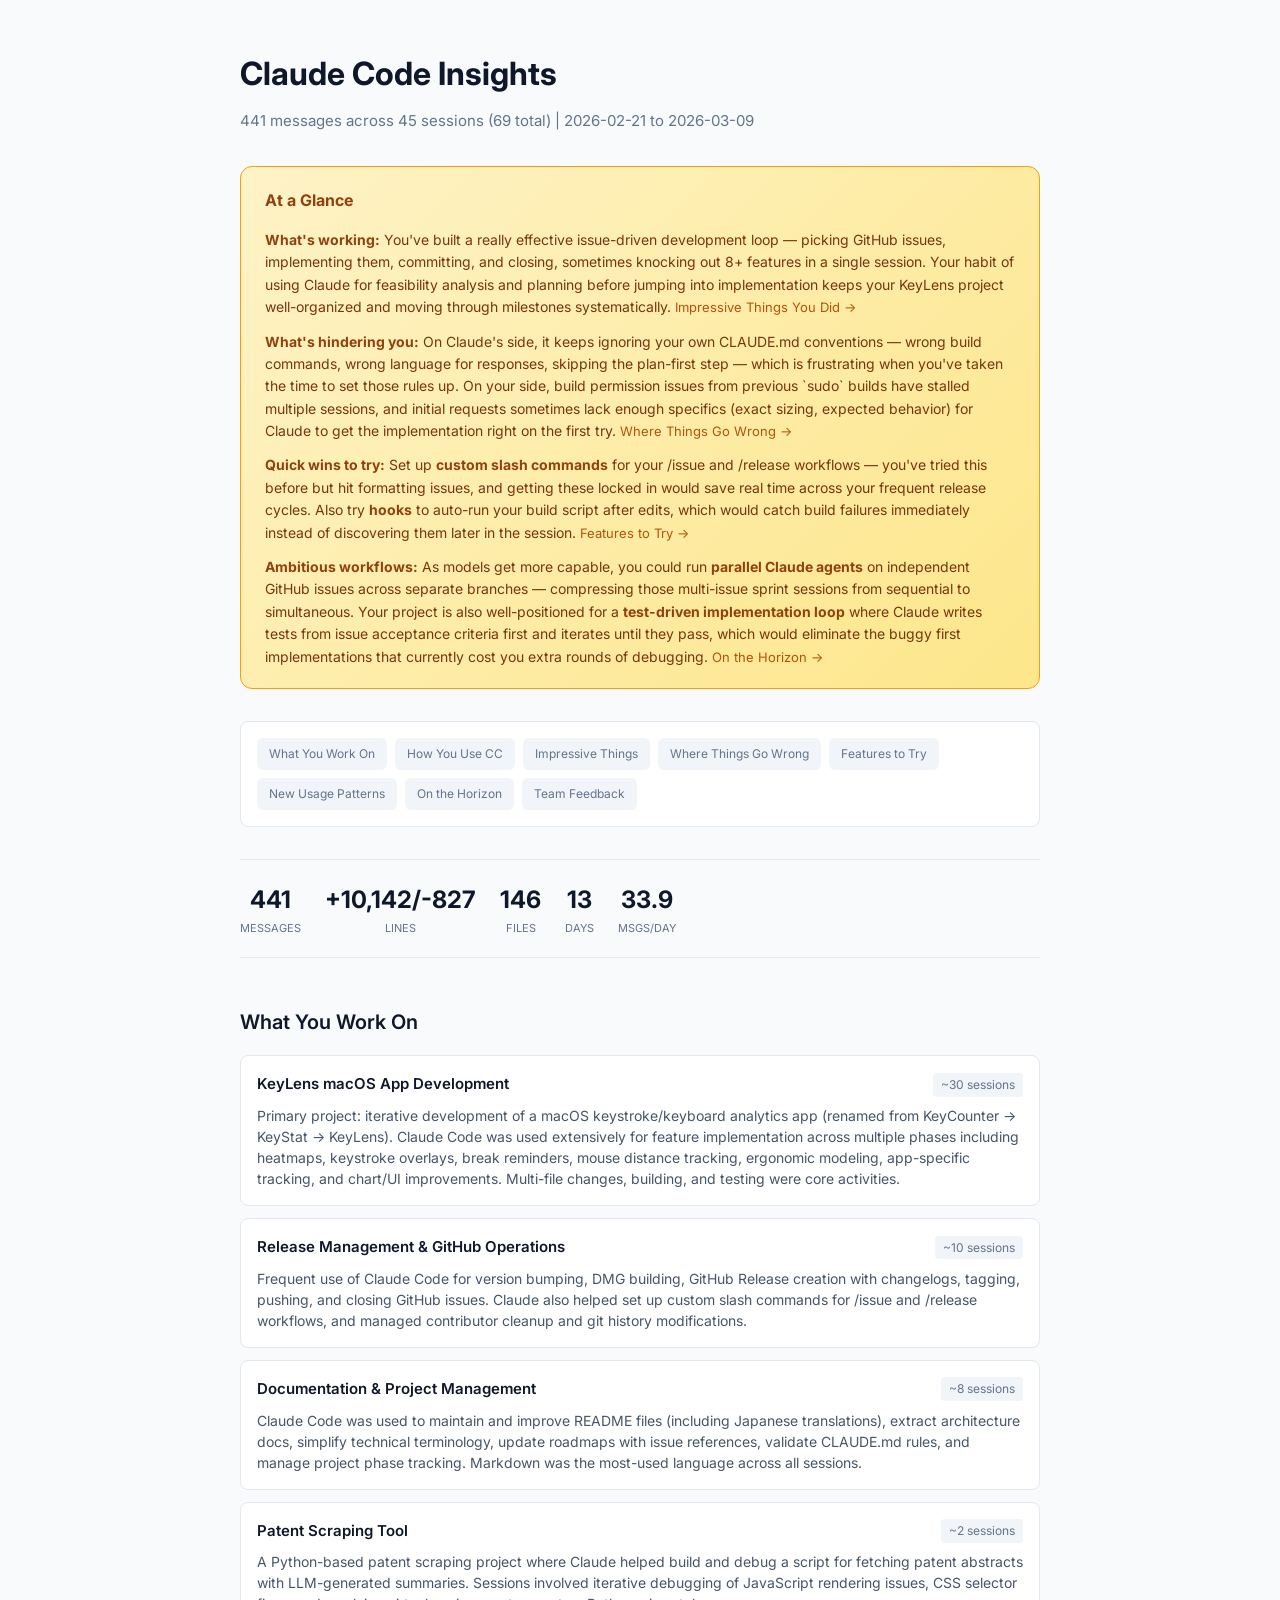
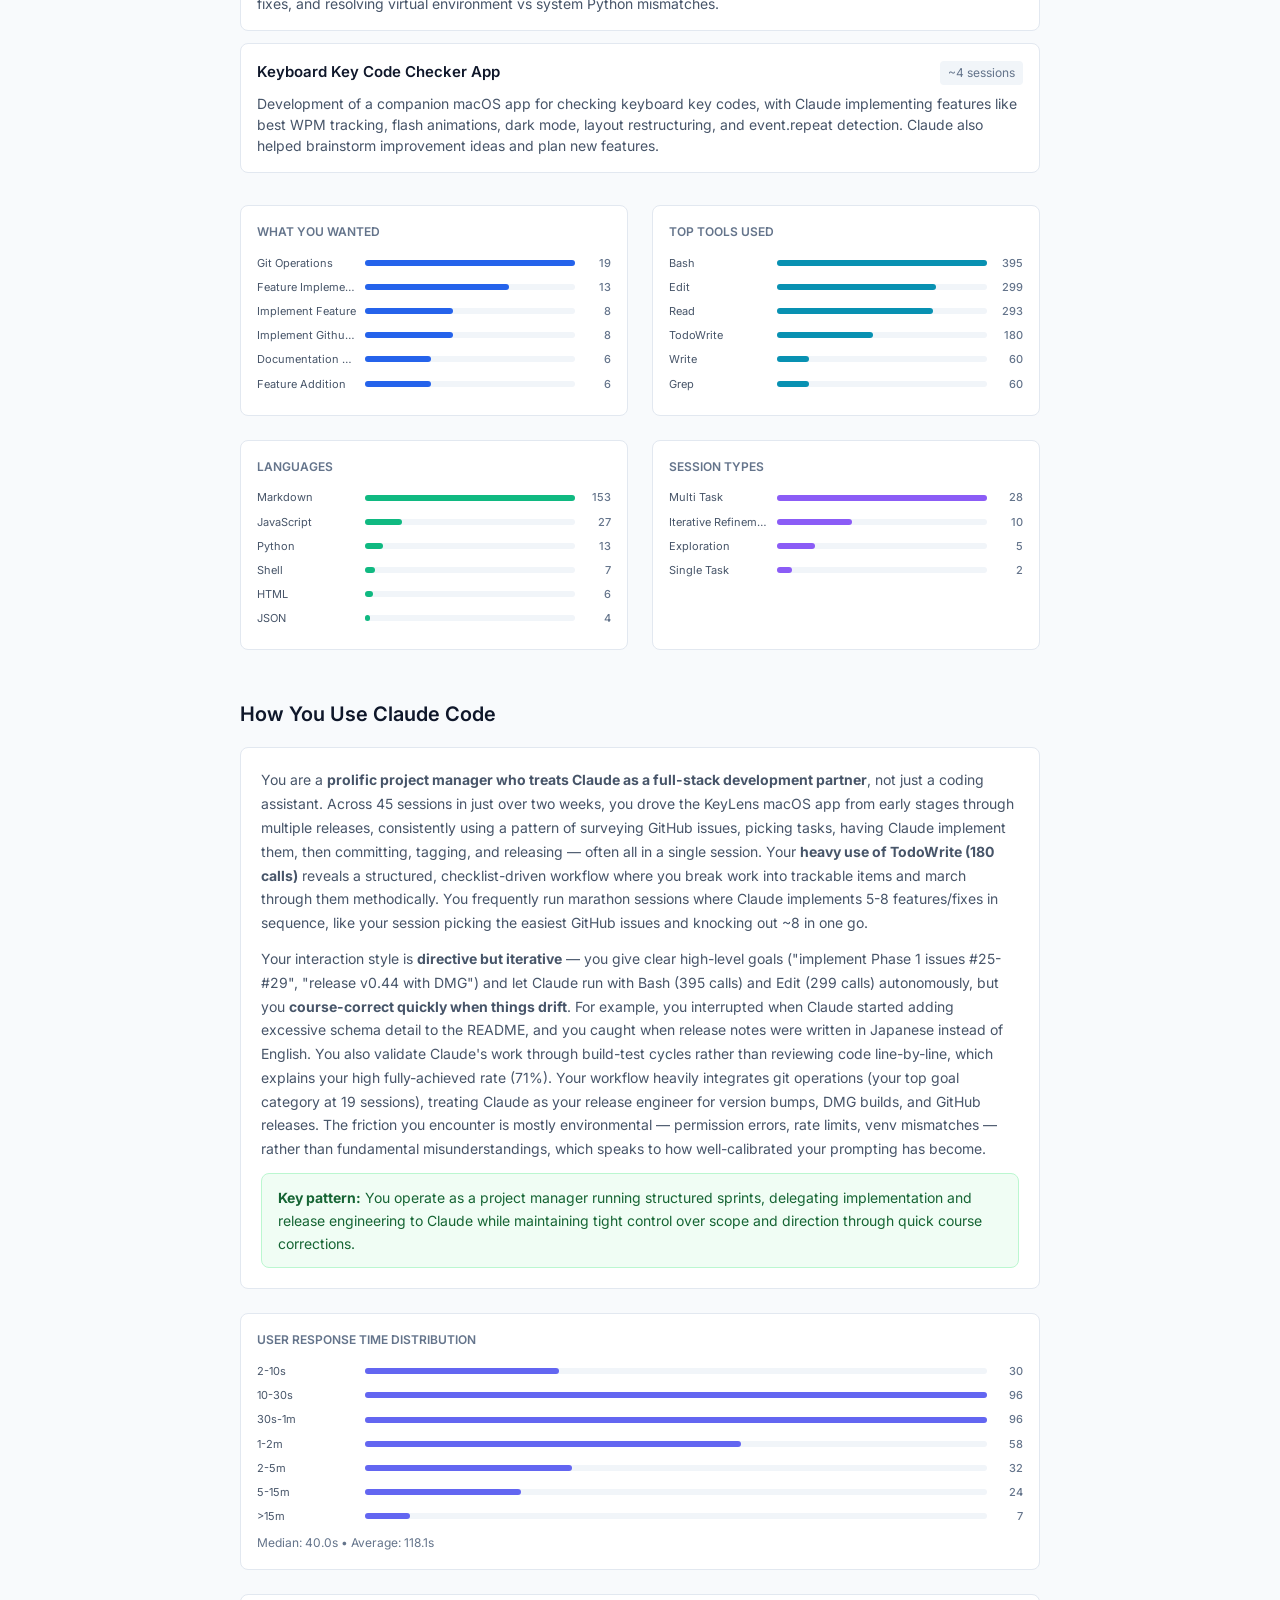
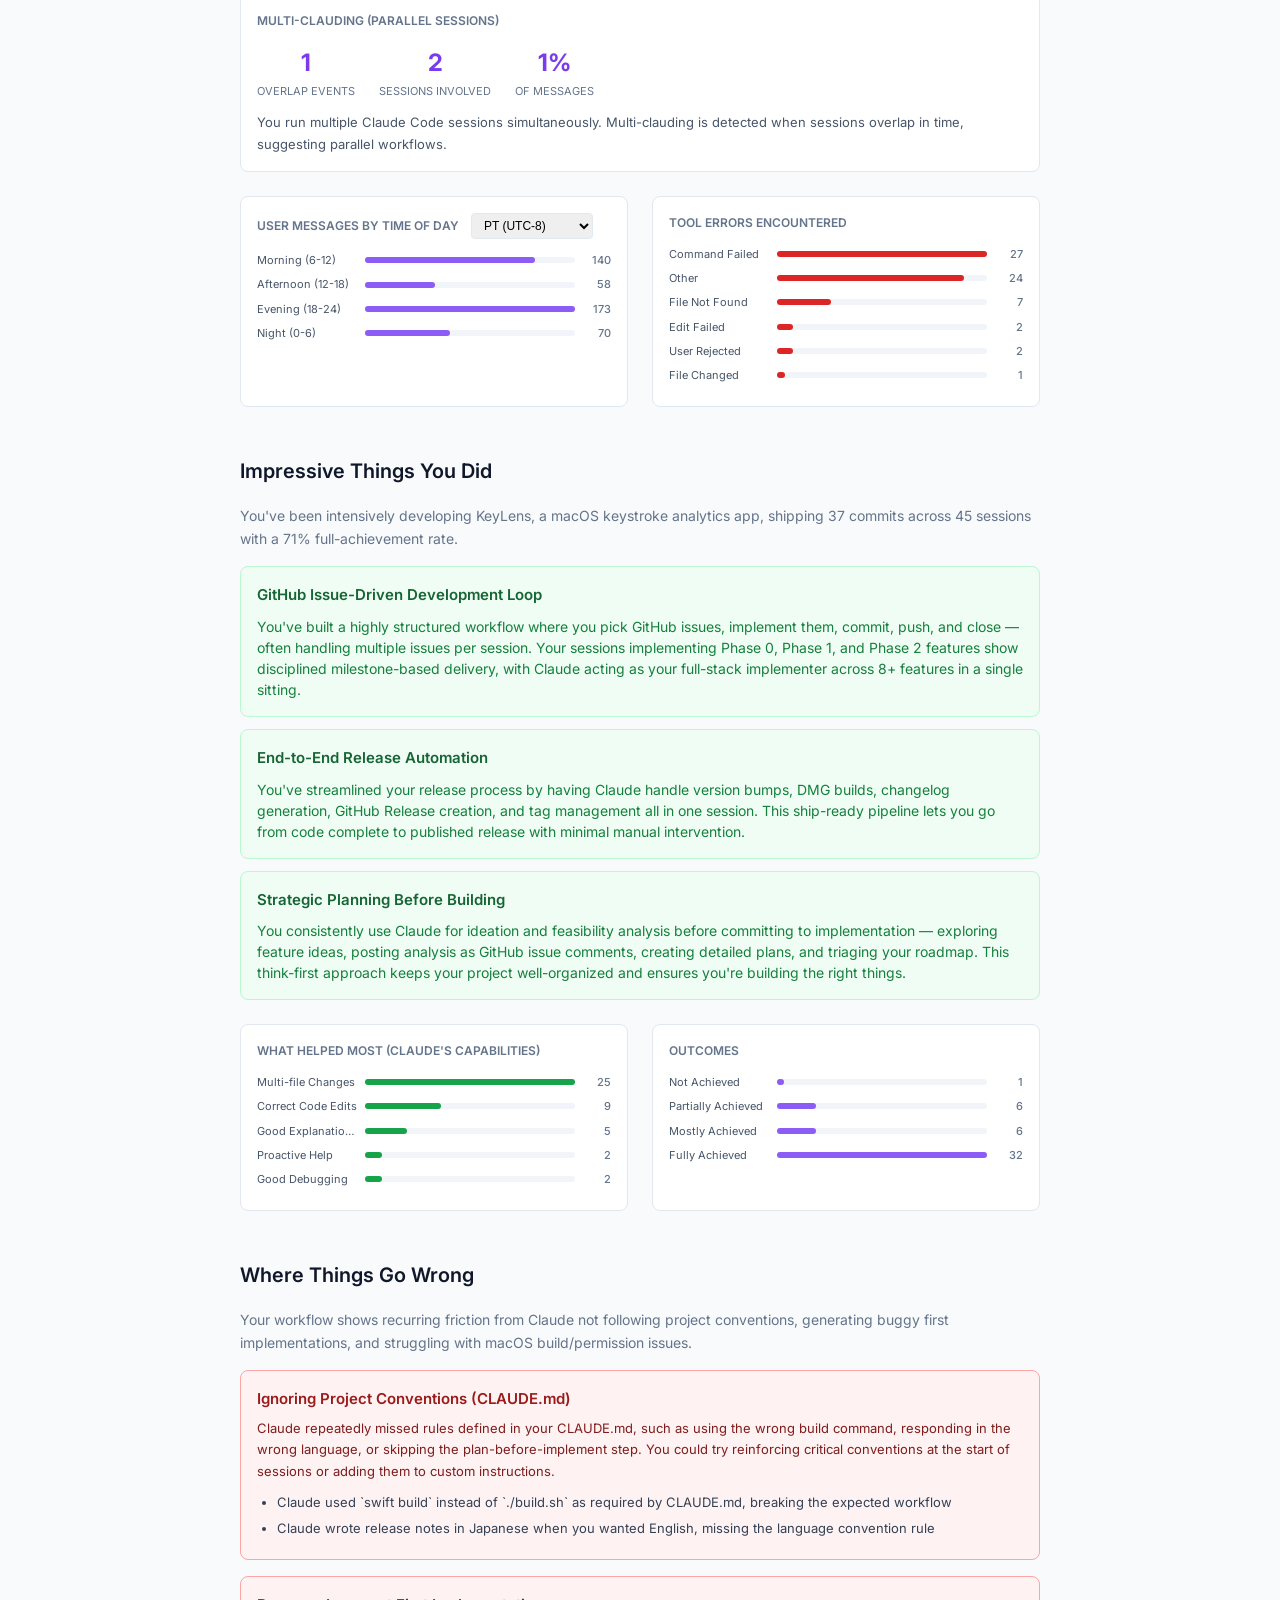
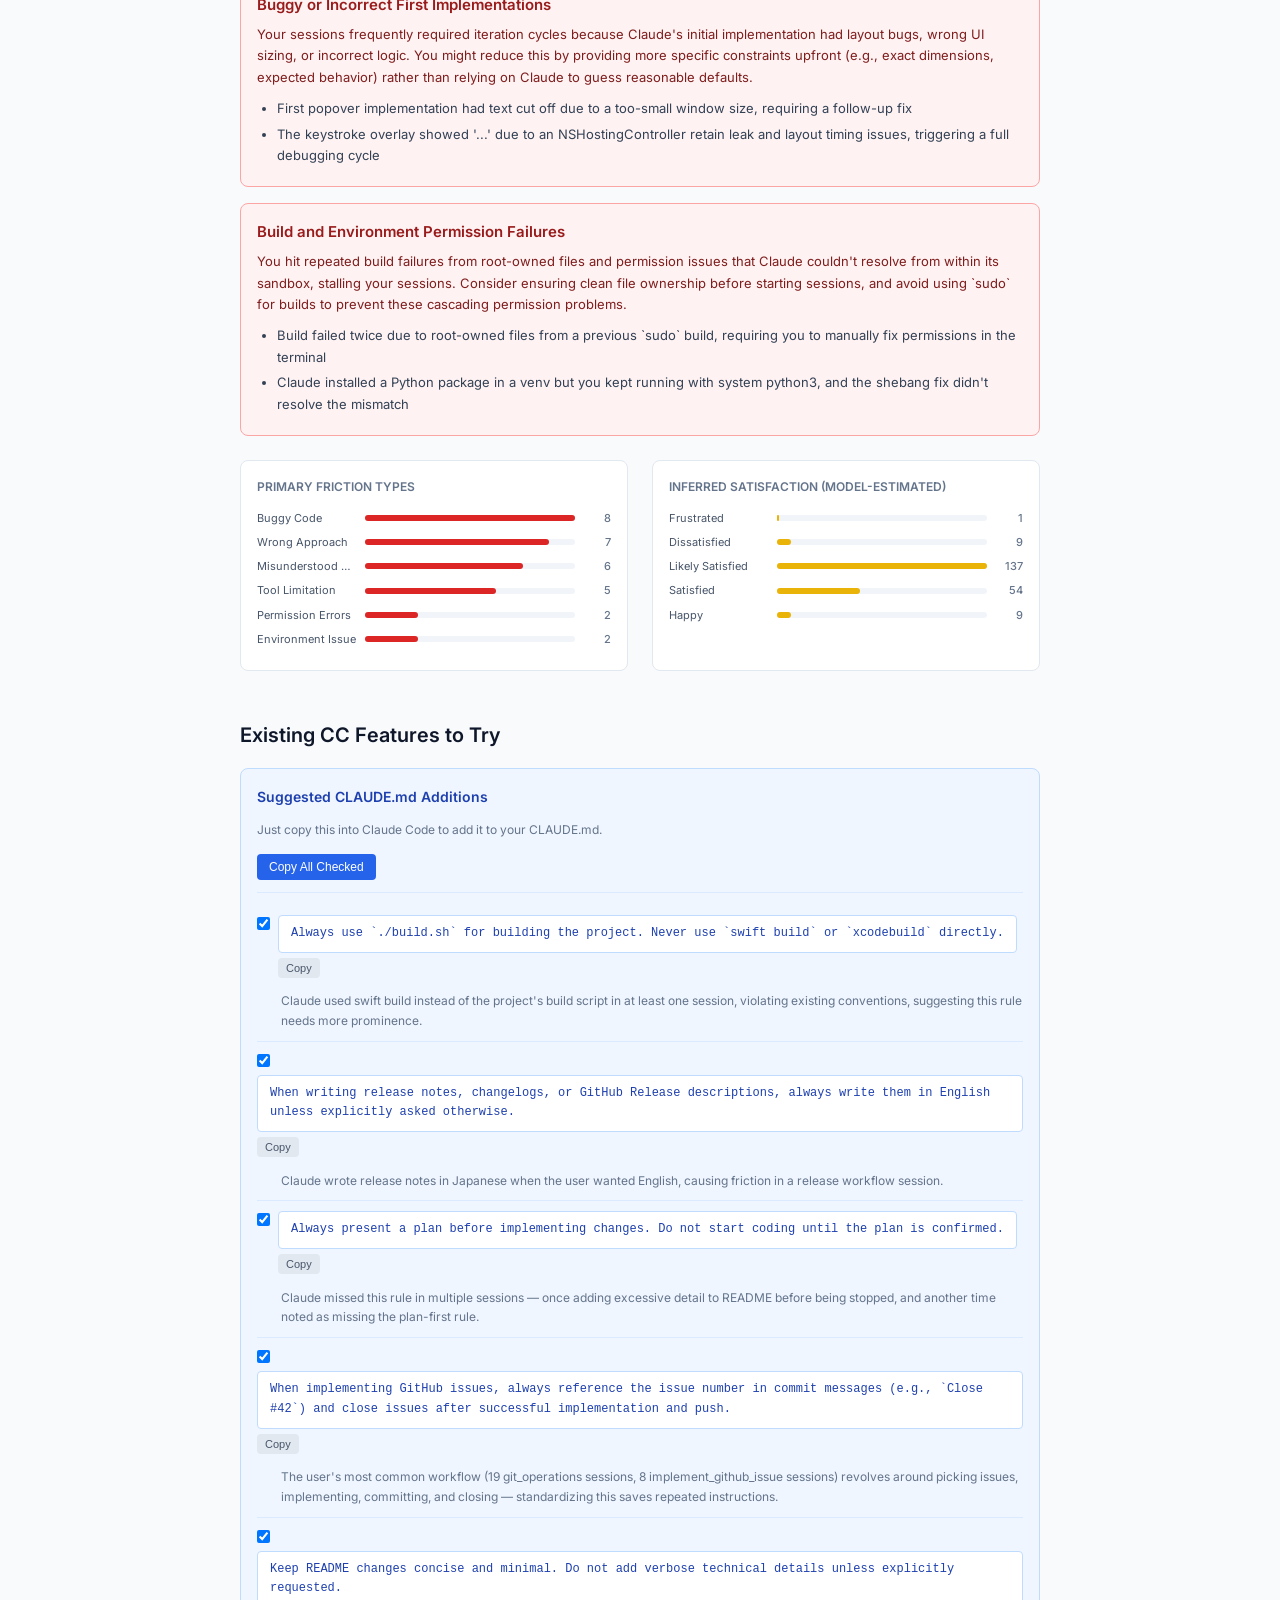
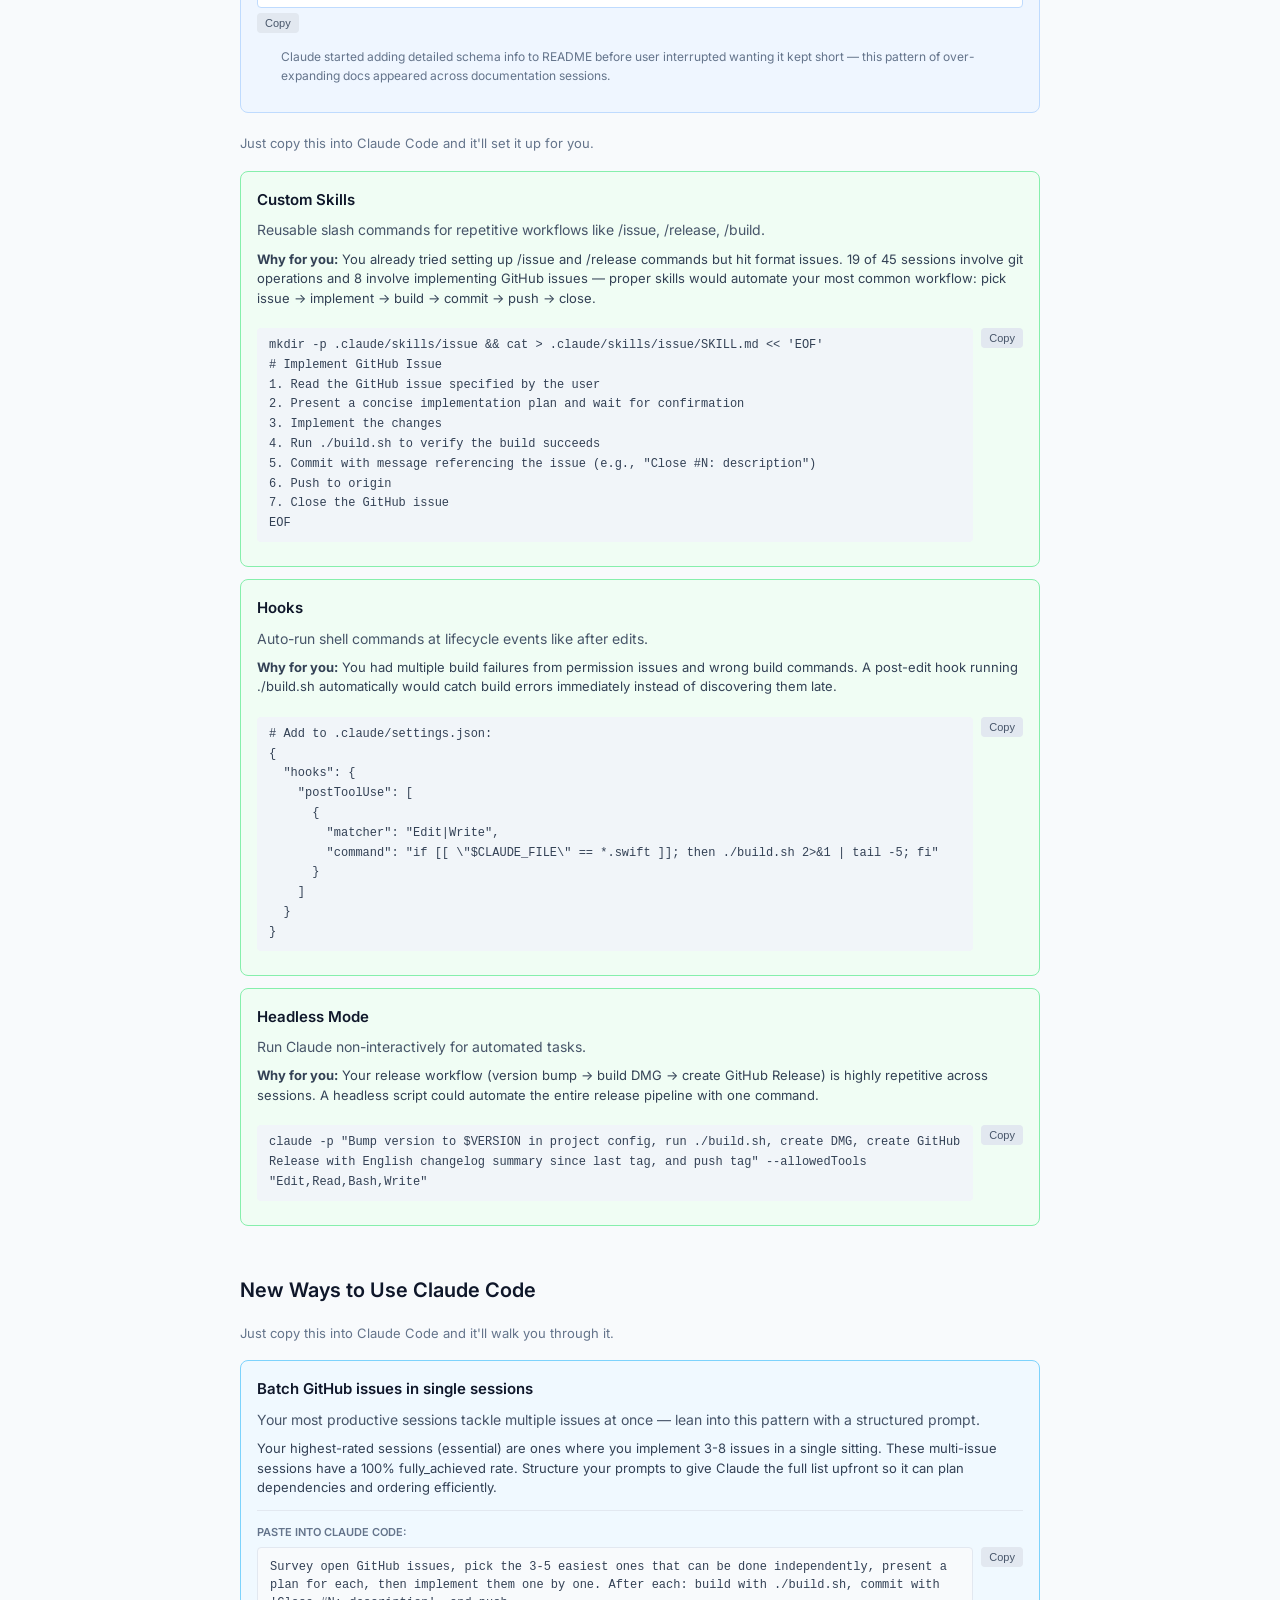
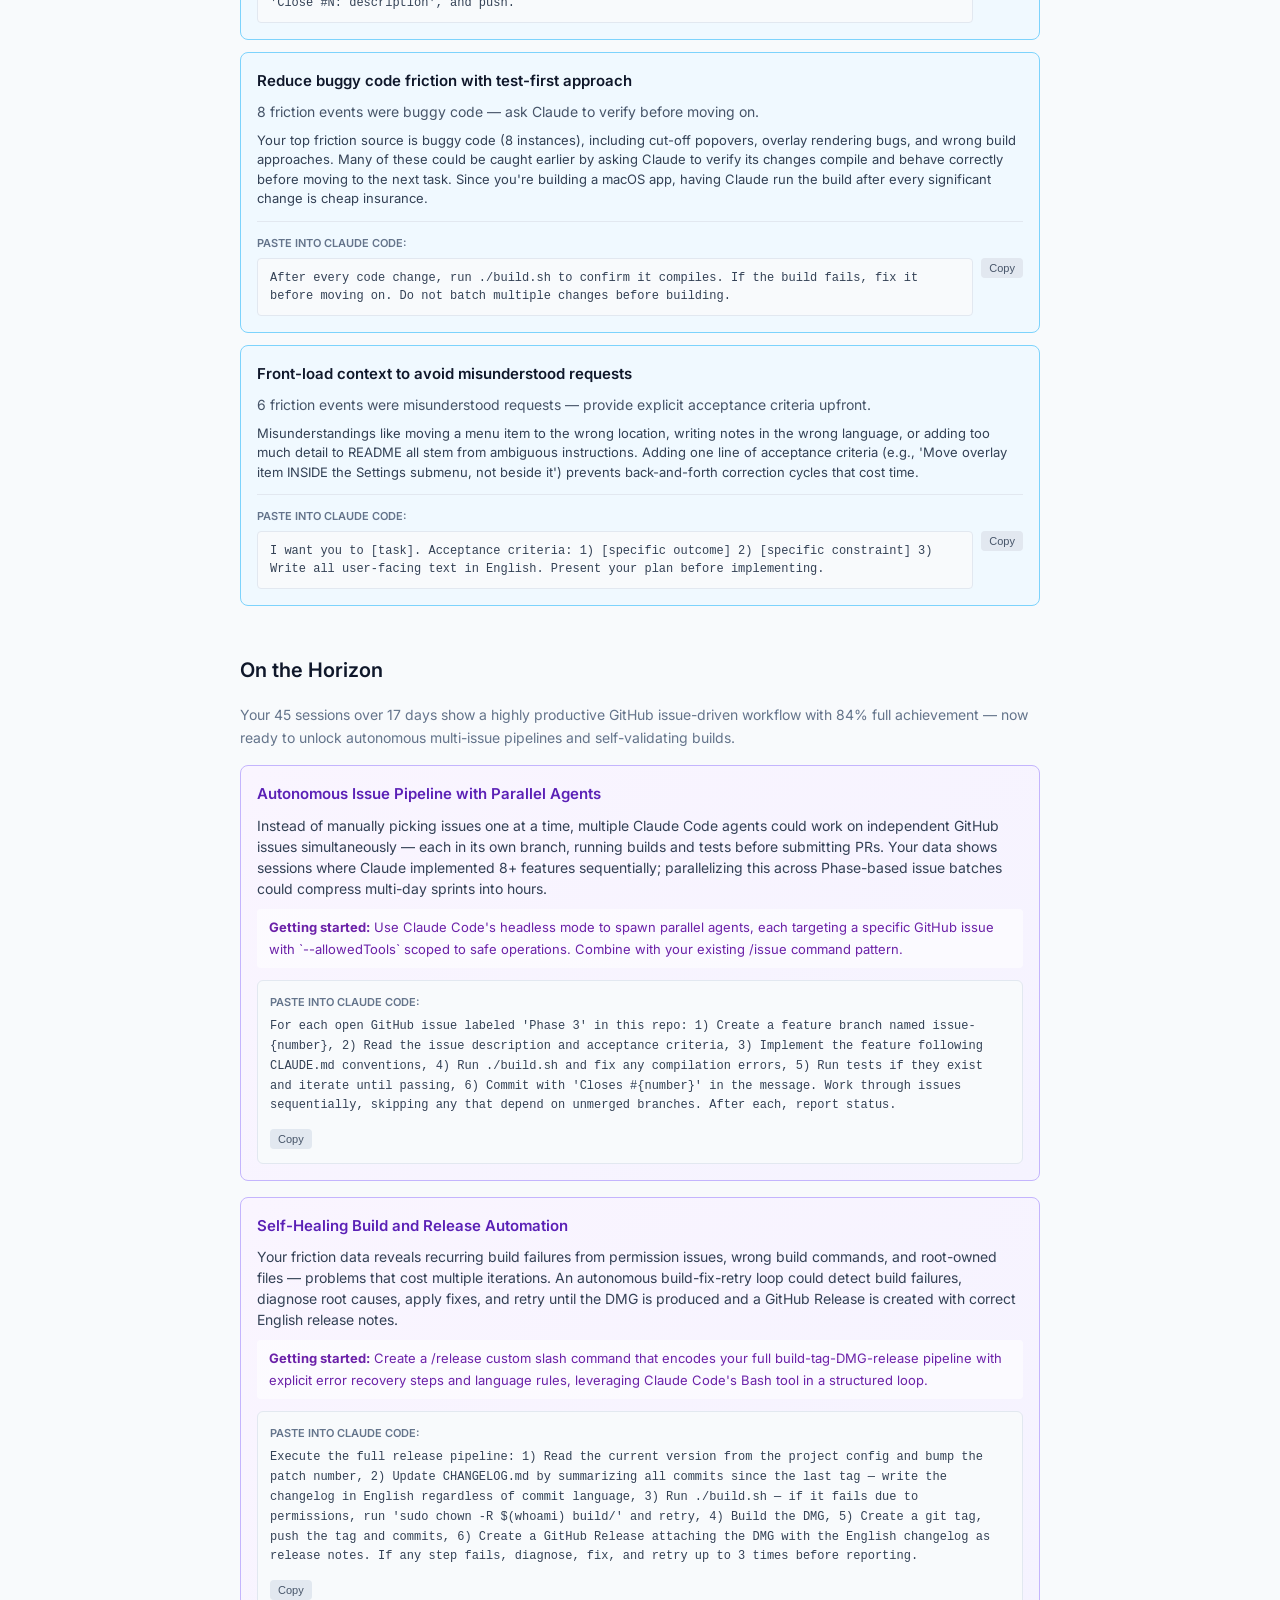
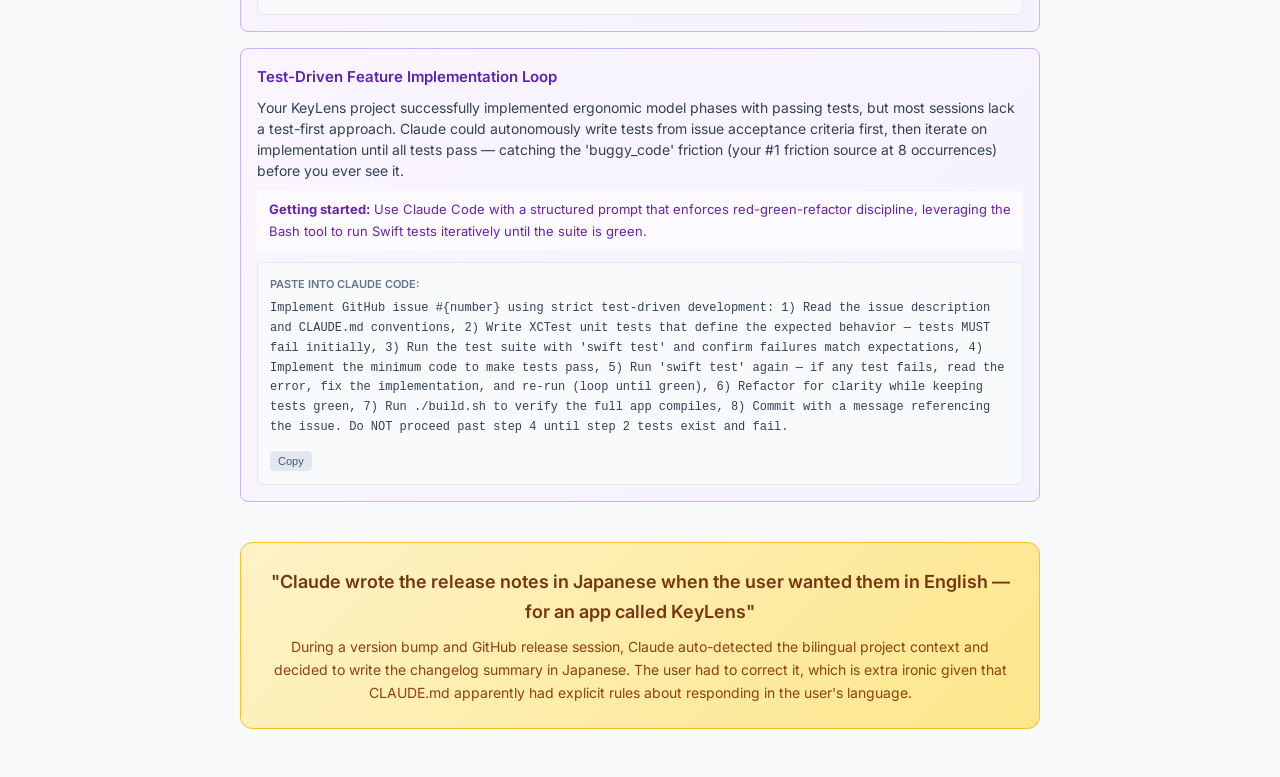
<file: docs/report.html>
<!DOCTYPE html>
<html>
<head>
  <meta charset="utf-8">
  <title>Claude Code Insights</title>
  <link href="https://fonts.googleapis.com/css2?family=Inter:wght@400;500;600;700&display=swap" rel="stylesheet">
  <style>
    * { box-sizing: border-box; margin: 0; padding: 0; }
    body { font-family: 'Inter', -apple-system, BlinkMacSystemFont, sans-serif; background: #f8fafc; color: #334155; line-height: 1.65; padding: 48px 24px; }
    .container { max-width: 800px; margin: 0 auto; }
    h1 { font-size: 32px; font-weight: 700; color: #0f172a; margin-bottom: 8px; }
    h2 { font-size: 20px; font-weight: 600; color: #0f172a; margin-top: 48px; margin-bottom: 16px; }
    .subtitle { color: #64748b; font-size: 15px; margin-bottom: 32px; }
    .nav-toc { display: flex; flex-wrap: wrap; gap: 8px; margin: 24px 0 32px 0; padding: 16px; background: white; border-radius: 8px; border: 1px solid #e2e8f0; }
    .nav-toc a { font-size: 12px; color: #64748b; text-decoration: none; padding: 6px 12px; border-radius: 6px; background: #f1f5f9; transition: all 0.15s; }
    .nav-toc a:hover { background: #e2e8f0; color: #334155; }
    .stats-row { display: flex; gap: 24px; margin-bottom: 40px; padding: 20px 0; border-top: 1px solid #e2e8f0; border-bottom: 1px solid #e2e8f0; flex-wrap: wrap; }
    .stat { text-align: center; }
    .stat-value { font-size: 24px; font-weight: 700; color: #0f172a; }
    .stat-label { font-size: 11px; color: #64748b; text-transform: uppercase; }
    .at-a-glance { background: linear-gradient(135deg, #fef3c7 0%, #fde68a 100%); border: 1px solid #f59e0b; border-radius: 12px; padding: 20px 24px; margin-bottom: 32px; }
    .glance-title { font-size: 16px; font-weight: 700; color: #92400e; margin-bottom: 16px; }
    .glance-sections { display: flex; flex-direction: column; gap: 12px; }
    .glance-section { font-size: 14px; color: #78350f; line-height: 1.6; }
    .glance-section strong { color: #92400e; }
    .see-more { color: #b45309; text-decoration: none; font-size: 13px; white-space: nowrap; }
    .see-more:hover { text-decoration: underline; }
    .project-areas { display: flex; flex-direction: column; gap: 12px; margin-bottom: 32px; }
    .project-area { background: white; border: 1px solid #e2e8f0; border-radius: 8px; padding: 16px; }
    .area-header { display: flex; justify-content: space-between; align-items: center; margin-bottom: 8px; }
    .area-name { font-weight: 600; font-size: 15px; color: #0f172a; }
    .area-count { font-size: 12px; color: #64748b; background: #f1f5f9; padding: 2px 8px; border-radius: 4px; }
    .area-desc { font-size: 14px; color: #475569; line-height: 1.5; }
    .narrative { background: white; border: 1px solid #e2e8f0; border-radius: 8px; padding: 20px; margin-bottom: 24px; }
    .narrative p { margin-bottom: 12px; font-size: 14px; color: #475569; line-height: 1.7; }
    .key-insight { background: #f0fdf4; border: 1px solid #bbf7d0; border-radius: 8px; padding: 12px 16px; margin-top: 12px; font-size: 14px; color: #166534; }
    .section-intro { font-size: 14px; color: #64748b; margin-bottom: 16px; }
    .big-wins { display: flex; flex-direction: column; gap: 12px; margin-bottom: 24px; }
    .big-win { background: #f0fdf4; border: 1px solid #bbf7d0; border-radius: 8px; padding: 16px; }
    .big-win-title { font-weight: 600; font-size: 15px; color: #166534; margin-bottom: 8px; }
    .big-win-desc { font-size: 14px; color: #15803d; line-height: 1.5; }
    .friction-categories { display: flex; flex-direction: column; gap: 16px; margin-bottom: 24px; }
    .friction-category { background: #fef2f2; border: 1px solid #fca5a5; border-radius: 8px; padding: 16px; }
    .friction-title { font-weight: 600; font-size: 15px; color: #991b1b; margin-bottom: 6px; }
    .friction-desc { font-size: 13px; color: #7f1d1d; margin-bottom: 10px; }
    .friction-examples { margin: 0 0 0 20px; font-size: 13px; color: #334155; }
    .friction-examples li { margin-bottom: 4px; }
    .claude-md-section { background: #eff6ff; border: 1px solid #bfdbfe; border-radius: 8px; padding: 16px; margin-bottom: 20px; }
    .claude-md-section h3 { font-size: 14px; font-weight: 600; color: #1e40af; margin: 0 0 12px 0; }
    .claude-md-actions { margin-bottom: 12px; padding-bottom: 12px; border-bottom: 1px solid #dbeafe; }
    .copy-all-btn { background: #2563eb; color: white; border: none; border-radius: 4px; padding: 6px 12px; font-size: 12px; cursor: pointer; font-weight: 500; transition: all 0.2s; }
    .copy-all-btn:hover { background: #1d4ed8; }
    .copy-all-btn.copied { background: #16a34a; }
    .claude-md-item { display: flex; flex-wrap: wrap; align-items: flex-start; gap: 8px; padding: 10px 0; border-bottom: 1px solid #dbeafe; }
    .claude-md-item:last-child { border-bottom: none; }
    .cmd-checkbox { margin-top: 2px; }
    .cmd-code { background: white; padding: 8px 12px; border-radius: 4px; font-size: 12px; color: #1e40af; border: 1px solid #bfdbfe; font-family: monospace; display: block; white-space: pre-wrap; word-break: break-word; flex: 1; }
    .cmd-why { font-size: 12px; color: #64748b; width: 100%; padding-left: 24px; margin-top: 4px; }
    .features-section, .patterns-section { display: flex; flex-direction: column; gap: 12px; margin: 16px 0; }
    .feature-card { background: #f0fdf4; border: 1px solid #86efac; border-radius: 8px; padding: 16px; }
    .pattern-card { background: #f0f9ff; border: 1px solid #7dd3fc; border-radius: 8px; padding: 16px; }
    .feature-title, .pattern-title { font-weight: 600; font-size: 15px; color: #0f172a; margin-bottom: 6px; }
    .feature-oneliner { font-size: 14px; color: #475569; margin-bottom: 8px; }
    .pattern-summary { font-size: 14px; color: #475569; margin-bottom: 8px; }
    .feature-why, .pattern-detail { font-size: 13px; color: #334155; line-height: 1.5; }
    .feature-examples { margin-top: 12px; }
    .feature-example { padding: 8px 0; border-top: 1px solid #d1fae5; }
    .feature-example:first-child { border-top: none; }
    .example-desc { font-size: 13px; color: #334155; margin-bottom: 6px; }
    .example-code-row { display: flex; align-items: flex-start; gap: 8px; }
    .example-code { flex: 1; background: #f1f5f9; padding: 8px 12px; border-radius: 4px; font-family: monospace; font-size: 12px; color: #334155; overflow-x: auto; white-space: pre-wrap; }
    .copyable-prompt-section { margin-top: 12px; padding-top: 12px; border-top: 1px solid #e2e8f0; }
    .copyable-prompt-row { display: flex; align-items: flex-start; gap: 8px; }
    .copyable-prompt { flex: 1; background: #f8fafc; padding: 10px 12px; border-radius: 4px; font-family: monospace; font-size: 12px; color: #334155; border: 1px solid #e2e8f0; white-space: pre-wrap; line-height: 1.5; }
    .feature-code { background: #f8fafc; padding: 12px; border-radius: 6px; margin-top: 12px; border: 1px solid #e2e8f0; display: flex; align-items: flex-start; gap: 8px; }
    .feature-code code { flex: 1; font-family: monospace; font-size: 12px; color: #334155; white-space: pre-wrap; }
    .pattern-prompt { background: #f8fafc; padding: 12px; border-radius: 6px; margin-top: 12px; border: 1px solid #e2e8f0; }
    .pattern-prompt code { font-family: monospace; font-size: 12px; color: #334155; display: block; white-space: pre-wrap; margin-bottom: 8px; }
    .prompt-label { font-size: 11px; font-weight: 600; text-transform: uppercase; color: #64748b; margin-bottom: 6px; }
    .copy-btn { background: #e2e8f0; border: none; border-radius: 4px; padding: 4px 8px; font-size: 11px; cursor: pointer; color: #475569; flex-shrink: 0; }
    .copy-btn:hover { background: #cbd5e1; }
    .charts-row { display: grid; grid-template-columns: 1fr 1fr; gap: 24px; margin: 24px 0; }
    .chart-card { background: white; border: 1px solid #e2e8f0; border-radius: 8px; padding: 16px; }
    .chart-title { font-size: 12px; font-weight: 600; color: #64748b; text-transform: uppercase; margin-bottom: 12px; }
    .bar-row { display: flex; align-items: center; margin-bottom: 6px; }
    .bar-label { width: 100px; font-size: 11px; color: #475569; flex-shrink: 0; overflow: hidden; text-overflow: ellipsis; white-space: nowrap; }
    .bar-track { flex: 1; height: 6px; background: #f1f5f9; border-radius: 3px; margin: 0 8px; }
    .bar-fill { height: 100%; border-radius: 3px; }
    .bar-value { width: 28px; font-size: 11px; font-weight: 500; color: #64748b; text-align: right; }
    .empty { color: #94a3b8; font-size: 13px; }
    .horizon-section { display: flex; flex-direction: column; gap: 16px; }
    .horizon-card { background: linear-gradient(135deg, #faf5ff 0%, #f5f3ff 100%); border: 1px solid #c4b5fd; border-radius: 8px; padding: 16px; }
    .horizon-title { font-weight: 600; font-size: 15px; color: #5b21b6; margin-bottom: 8px; }
    .horizon-possible { font-size: 14px; color: #334155; margin-bottom: 10px; line-height: 1.5; }
    .horizon-tip { font-size: 13px; color: #6b21a8; background: rgba(255,255,255,0.6); padding: 8px 12px; border-radius: 4px; }
    .feedback-header { margin-top: 48px; color: #64748b; font-size: 16px; }
    .feedback-intro { font-size: 13px; color: #94a3b8; margin-bottom: 16px; }
    .feedback-section { margin-top: 16px; }
    .feedback-section h3 { font-size: 14px; font-weight: 600; color: #475569; margin-bottom: 12px; }
    .feedback-card { background: white; border: 1px solid #e2e8f0; border-radius: 8px; padding: 16px; margin-bottom: 12px; }
    .feedback-card.team-card { background: #eff6ff; border-color: #bfdbfe; }
    .feedback-card.model-card { background: #faf5ff; border-color: #e9d5ff; }
    .feedback-title { font-weight: 600; font-size: 14px; color: #0f172a; margin-bottom: 6px; }
    .feedback-detail { font-size: 13px; color: #475569; line-height: 1.5; }
    .feedback-evidence { font-size: 12px; color: #64748b; margin-top: 8px; }
    .fun-ending { background: linear-gradient(135deg, #fef3c7 0%, #fde68a 100%); border: 1px solid #fbbf24; border-radius: 12px; padding: 24px; margin-top: 40px; text-align: center; }
    .fun-headline { font-size: 18px; font-weight: 600; color: #78350f; margin-bottom: 8px; }
    .fun-detail { font-size: 14px; color: #92400e; }
    .collapsible-section { margin-top: 16px; }
    .collapsible-header { display: flex; align-items: center; gap: 8px; cursor: pointer; padding: 12px 0; border-bottom: 1px solid #e2e8f0; }
    .collapsible-header h3 { margin: 0; font-size: 14px; font-weight: 600; color: #475569; }
    .collapsible-arrow { font-size: 12px; color: #94a3b8; transition: transform 0.2s; }
    .collapsible-content { display: none; padding-top: 16px; }
    .collapsible-content.open { display: block; }
    .collapsible-header.open .collapsible-arrow { transform: rotate(90deg); }
    @media (max-width: 640px) { .charts-row { grid-template-columns: 1fr; } .stats-row { justify-content: center; } }
  </style>
</head>
<body>
  <div class="container">
    <h1>Claude Code Insights</h1>
    <p class="subtitle">441 messages across 45 sessions (69 total) | 2026-02-21 to 2026-03-09</p>

    
    <div class="at-a-glance">
      <div class="glance-title">At a Glance</div>
      <div class="glance-sections">
        <div class="glance-section"><strong>What's working:</strong> You've built a really effective issue-driven development loop — picking GitHub issues, implementing them, committing, and closing, sometimes knocking out 8+ features in a single session. Your habit of using Claude for feasibility analysis and planning before jumping into implementation keeps your KeyLens project well-organized and moving through milestones systematically. <a href="#section-wins" class="see-more">Impressive Things You Did →</a></div>
        <div class="glance-section"><strong>What's hindering you:</strong> On Claude's side, it keeps ignoring your own CLAUDE.md conventions — wrong build commands, wrong language for responses, skipping the plan-first step — which is frustrating when you've taken the time to set those rules up. On your side, build permission issues from previous `sudo` builds have stalled multiple sessions, and initial requests sometimes lack enough specifics (exact sizing, expected behavior) for Claude to get the implementation right on the first try. <a href="#section-friction" class="see-more">Where Things Go Wrong →</a></div>
        <div class="glance-section"><strong>Quick wins to try:</strong> Set up <strong>custom slash commands</strong> for your /issue and /release workflows — you've tried this before but hit formatting issues, and getting these locked in would save real time across your frequent release cycles. Also try <strong>hooks</strong> to auto-run your build script after edits, which would catch build failures immediately instead of discovering them later in the session. <a href="#section-features" class="see-more">Features to Try →</a></div>
        <div class="glance-section"><strong>Ambitious workflows:</strong> As models get more capable, you could run <strong>parallel Claude agents</strong> on independent GitHub issues across separate branches — compressing those multi-issue sprint sessions from sequential to simultaneous. Your project is also well-positioned for a <strong>test-driven implementation loop</strong> where Claude writes tests from issue acceptance criteria first and iterates until they pass, which would eliminate the buggy first implementations that currently cost you extra rounds of debugging. <a href="#section-horizon" class="see-more">On the Horizon →</a></div>
      </div>
    </div>
    

    <nav class="nav-toc">
      <a href="#section-work">What You Work On</a>
      <a href="#section-usage">How You Use CC</a>
      <a href="#section-wins">Impressive Things</a>
      <a href="#section-friction">Where Things Go Wrong</a>
      <a href="#section-features">Features to Try</a>
      <a href="#section-patterns">New Usage Patterns</a>
      <a href="#section-horizon">On the Horizon</a>
      <a href="#section-feedback">Team Feedback</a>
    </nav>

    <div class="stats-row">
      <div class="stat"><div class="stat-value">441</div><div class="stat-label">Messages</div></div>
      <div class="stat"><div class="stat-value">+10,142/-827</div><div class="stat-label">Lines</div></div>
      <div class="stat"><div class="stat-value">146</div><div class="stat-label">Files</div></div>
      <div class="stat"><div class="stat-value">13</div><div class="stat-label">Days</div></div>
      <div class="stat"><div class="stat-value">33.9</div><div class="stat-label">Msgs/Day</div></div>
    </div>

    
    <h2 id="section-work">What You Work On</h2>
    <div class="project-areas">
      
        <div class="project-area">
          <div class="area-header">
            <span class="area-name">KeyLens macOS App Development</span>
            <span class="area-count">~30 sessions</span>
          </div>
          <div class="area-desc">Primary project: iterative development of a macOS keystroke/keyboard analytics app (renamed from KeyCounter → KeyStat → KeyLens). Claude Code was used extensively for feature implementation across multiple phases including heatmaps, keystroke overlays, break reminders, mouse distance tracking, ergonomic modeling, app-specific tracking, and chart/UI improvements. Multi-file changes, building, and testing were core activities.</div>
        </div>
      
        <div class="project-area">
          <div class="area-header">
            <span class="area-name">Release Management &amp; GitHub Operations</span>
            <span class="area-count">~10 sessions</span>
          </div>
          <div class="area-desc">Frequent use of Claude Code for version bumping, DMG building, GitHub Release creation with changelogs, tagging, pushing, and closing GitHub issues. Claude also helped set up custom slash commands for /issue and /release workflows, and managed contributor cleanup and git history modifications.</div>
        </div>
      
        <div class="project-area">
          <div class="area-header">
            <span class="area-name">Documentation &amp; Project Management</span>
            <span class="area-count">~8 sessions</span>
          </div>
          <div class="area-desc">Claude Code was used to maintain and improve README files (including Japanese translations), extract architecture docs, simplify technical terminology, update roadmaps with issue references, validate CLAUDE.md rules, and manage project phase tracking. Markdown was the most-used language across all sessions.</div>
        </div>
      
        <div class="project-area">
          <div class="area-header">
            <span class="area-name">Patent Scraping Tool</span>
            <span class="area-count">~2 sessions</span>
          </div>
          <div class="area-desc">A Python-based patent scraping project where Claude helped build and debug a script for fetching patent abstracts with LLM-generated summaries. Sessions involved iterative debugging of JavaScript rendering issues, CSS selector fixes, and resolving virtual environment vs system Python mismatches.</div>
        </div>
      
        <div class="project-area">
          <div class="area-header">
            <span class="area-name">Keyboard Key Code Checker App</span>
            <span class="area-count">~4 sessions</span>
          </div>
          <div class="area-desc">Development of a companion macOS app for checking keyboard key codes, with Claude implementing features like best WPM tracking, flash animations, dark mode, layout restructuring, and event.repeat detection. Claude also helped brainstorm improvement ideas and plan new features.</div>
        </div>
      
    </div>
    

    <div class="charts-row">
      <div class="chart-card">
        <div class="chart-title">What You Wanted</div>
        <div class="bar-row">
        <div class="bar-label">Git Operations</div>
        <div class="bar-track"><div class="bar-fill" style="width:100%;background:#2563eb"></div></div>
        <div class="bar-value">19</div>
      </div>
<div class="bar-row">
        <div class="bar-label">Feature Implementation</div>
        <div class="bar-track"><div class="bar-fill" style="width:68.42105263157895%;background:#2563eb"></div></div>
        <div class="bar-value">13</div>
      </div>
<div class="bar-row">
        <div class="bar-label">Implement Feature</div>
        <div class="bar-track"><div class="bar-fill" style="width:42.10526315789473%;background:#2563eb"></div></div>
        <div class="bar-value">8</div>
      </div>
<div class="bar-row">
        <div class="bar-label">Implement Github Issue</div>
        <div class="bar-track"><div class="bar-fill" style="width:42.10526315789473%;background:#2563eb"></div></div>
        <div class="bar-value">8</div>
      </div>
<div class="bar-row">
        <div class="bar-label">Documentation Update</div>
        <div class="bar-track"><div class="bar-fill" style="width:31.57894736842105%;background:#2563eb"></div></div>
        <div class="bar-value">6</div>
      </div>
<div class="bar-row">
        <div class="bar-label">Feature Addition</div>
        <div class="bar-track"><div class="bar-fill" style="width:31.57894736842105%;background:#2563eb"></div></div>
        <div class="bar-value">6</div>
      </div>
      </div>
      <div class="chart-card">
        <div class="chart-title">Top Tools Used</div>
        <div class="bar-row">
        <div class="bar-label">Bash</div>
        <div class="bar-track"><div class="bar-fill" style="width:100%;background:#0891b2"></div></div>
        <div class="bar-value">395</div>
      </div>
<div class="bar-row">
        <div class="bar-label">Edit</div>
        <div class="bar-track"><div class="bar-fill" style="width:75.69620253164557%;background:#0891b2"></div></div>
        <div class="bar-value">299</div>
      </div>
<div class="bar-row">
        <div class="bar-label">Read</div>
        <div class="bar-track"><div class="bar-fill" style="width:74.17721518987341%;background:#0891b2"></div></div>
        <div class="bar-value">293</div>
      </div>
<div class="bar-row">
        <div class="bar-label">TodoWrite</div>
        <div class="bar-track"><div class="bar-fill" style="width:45.56962025316456%;background:#0891b2"></div></div>
        <div class="bar-value">180</div>
      </div>
<div class="bar-row">
        <div class="bar-label">Write</div>
        <div class="bar-track"><div class="bar-fill" style="width:15.18987341772152%;background:#0891b2"></div></div>
        <div class="bar-value">60</div>
      </div>
<div class="bar-row">
        <div class="bar-label">Grep</div>
        <div class="bar-track"><div class="bar-fill" style="width:15.18987341772152%;background:#0891b2"></div></div>
        <div class="bar-value">60</div>
      </div>
      </div>
    </div>

    <div class="charts-row">
      <div class="chart-card">
        <div class="chart-title">Languages</div>
        <div class="bar-row">
        <div class="bar-label">Markdown</div>
        <div class="bar-track"><div class="bar-fill" style="width:100%;background:#10b981"></div></div>
        <div class="bar-value">153</div>
      </div>
<div class="bar-row">
        <div class="bar-label">JavaScript</div>
        <div class="bar-track"><div class="bar-fill" style="width:17.647058823529413%;background:#10b981"></div></div>
        <div class="bar-value">27</div>
      </div>
<div class="bar-row">
        <div class="bar-label">Python</div>
        <div class="bar-track"><div class="bar-fill" style="width:8.49673202614379%;background:#10b981"></div></div>
        <div class="bar-value">13</div>
      </div>
<div class="bar-row">
        <div class="bar-label">Shell</div>
        <div class="bar-track"><div class="bar-fill" style="width:4.57516339869281%;background:#10b981"></div></div>
        <div class="bar-value">7</div>
      </div>
<div class="bar-row">
        <div class="bar-label">HTML</div>
        <div class="bar-track"><div class="bar-fill" style="width:3.9215686274509802%;background:#10b981"></div></div>
        <div class="bar-value">6</div>
      </div>
<div class="bar-row">
        <div class="bar-label">JSON</div>
        <div class="bar-track"><div class="bar-fill" style="width:2.6143790849673203%;background:#10b981"></div></div>
        <div class="bar-value">4</div>
      </div>
      </div>
      <div class="chart-card">
        <div class="chart-title">Session Types</div>
        <div class="bar-row">
        <div class="bar-label">Multi Task</div>
        <div class="bar-track"><div class="bar-fill" style="width:100%;background:#8b5cf6"></div></div>
        <div class="bar-value">28</div>
      </div>
<div class="bar-row">
        <div class="bar-label">Iterative Refinement</div>
        <div class="bar-track"><div class="bar-fill" style="width:35.714285714285715%;background:#8b5cf6"></div></div>
        <div class="bar-value">10</div>
      </div>
<div class="bar-row">
        <div class="bar-label">Exploration</div>
        <div class="bar-track"><div class="bar-fill" style="width:17.857142857142858%;background:#8b5cf6"></div></div>
        <div class="bar-value">5</div>
      </div>
<div class="bar-row">
        <div class="bar-label">Single Task</div>
        <div class="bar-track"><div class="bar-fill" style="width:7.142857142857142%;background:#8b5cf6"></div></div>
        <div class="bar-value">2</div>
      </div>
      </div>
    </div>

    
    <h2 id="section-usage">How You Use Claude Code</h2>
    <div class="narrative">
      <p>You are a <strong>prolific project manager who treats Claude as a full-stack development partner</strong>, not just a coding assistant. Across 45 sessions in just over two weeks, you drove the KeyLens macOS app from early stages through multiple releases, consistently using a pattern of surveying GitHub issues, picking tasks, having Claude implement them, then committing, tagging, and releasing — often all in a single session. Your <strong>heavy use of TodoWrite (180 calls)</strong> reveals a structured, checklist-driven workflow where you break work into trackable items and march through them methodically. You frequently run marathon sessions where Claude implements 5-8 features/fixes in sequence, like your session picking the easiest GitHub issues and knocking out ~8 in one go.</p>
<p>Your interaction style is <strong>directive but iterative</strong> — you give clear high-level goals (&quot;implement Phase 1 issues #25-#29&quot;, &quot;release v0.44 with DMG&quot;) and let Claude run with Bash (395 calls) and Edit (299 calls) autonomously, but you <strong>course-correct quickly when things drift</strong>. For example, you interrupted when Claude started adding excessive schema detail to the README, and you caught when release notes were written in Japanese instead of English. You also validate Claude's work through build-test cycles rather than reviewing code line-by-line, which explains your high fully-achieved rate (71%). Your workflow heavily integrates git operations (your top goal category at 19 sessions), treating Claude as your release engineer for version bumps, DMG builds, and GitHub releases. The friction you encounter is mostly environmental — permission errors, rate limits, venv mismatches — rather than fundamental misunderstandings, which speaks to how well-calibrated your prompting has become.</p>
      <div class="key-insight"><strong>Key pattern:</strong> You operate as a project manager running structured sprints, delegating implementation and release engineering to Claude while maintaining tight control over scope and direction through quick course corrections.</div>
    </div>
    

    <!-- Response Time Distribution -->
    <div class="chart-card" style="margin: 24px 0;">
      <div class="chart-title">User Response Time Distribution</div>
      <div class="bar-row">
        <div class="bar-label">2-10s</div>
        <div class="bar-track"><div class="bar-fill" style="width:31.25%;background:#6366f1"></div></div>
        <div class="bar-value">30</div>
      </div>
<div class="bar-row">
        <div class="bar-label">10-30s</div>
        <div class="bar-track"><div class="bar-fill" style="width:100%;background:#6366f1"></div></div>
        <div class="bar-value">96</div>
      </div>
<div class="bar-row">
        <div class="bar-label">30s-1m</div>
        <div class="bar-track"><div class="bar-fill" style="width:100%;background:#6366f1"></div></div>
        <div class="bar-value">96</div>
      </div>
<div class="bar-row">
        <div class="bar-label">1-2m</div>
        <div class="bar-track"><div class="bar-fill" style="width:60.416666666666664%;background:#6366f1"></div></div>
        <div class="bar-value">58</div>
      </div>
<div class="bar-row">
        <div class="bar-label">2-5m</div>
        <div class="bar-track"><div class="bar-fill" style="width:33.33333333333333%;background:#6366f1"></div></div>
        <div class="bar-value">32</div>
      </div>
<div class="bar-row">
        <div class="bar-label">5-15m</div>
        <div class="bar-track"><div class="bar-fill" style="width:25%;background:#6366f1"></div></div>
        <div class="bar-value">24</div>
      </div>
<div class="bar-row">
        <div class="bar-label">>15m</div>
        <div class="bar-track"><div class="bar-fill" style="width:7.291666666666667%;background:#6366f1"></div></div>
        <div class="bar-value">7</div>
      </div>
      <div style="font-size: 12px; color: #64748b; margin-top: 8px;">
        Median: 40.0s &bull; Average: 118.1s
      </div>
    </div>

    <!-- Multi-clauding Section (matching Python reference) -->
    <div class="chart-card" style="margin: 24px 0;">
      <div class="chart-title">Multi-Clauding (Parallel Sessions)</div>
      
        <div style="display: flex; gap: 24px; margin: 12px 0;">
          <div style="text-align: center;">
            <div style="font-size: 24px; font-weight: 700; color: #7c3aed;">1</div>
            <div style="font-size: 11px; color: #64748b; text-transform: uppercase;">Overlap Events</div>
          </div>
          <div style="text-align: center;">
            <div style="font-size: 24px; font-weight: 700; color: #7c3aed;">2</div>
            <div style="font-size: 11px; color: #64748b; text-transform: uppercase;">Sessions Involved</div>
          </div>
          <div style="text-align: center;">
            <div style="font-size: 24px; font-weight: 700; color: #7c3aed;">1%</div>
            <div style="font-size: 11px; color: #64748b; text-transform: uppercase;">Of Messages</div>
          </div>
        </div>
        <p style="font-size: 13px; color: #475569; margin-top: 12px;">
          You run multiple Claude Code sessions simultaneously. Multi-clauding is detected when sessions
          overlap in time, suggesting parallel workflows.
        </p>
      
    </div>

    <!-- Time of Day & Tool Errors -->
    <div class="charts-row">
      <div class="chart-card">
        <div class="chart-title" style="display: flex; align-items: center; gap: 12px;">
          User Messages by Time of Day
          <select id="timezone-select" style="font-size: 12px; padding: 4px 8px; border-radius: 4px; border: 1px solid #e2e8f0;">
            <option value="0">PT (UTC-8)</option>
            <option value="3">ET (UTC-5)</option>
            <option value="8">London (UTC)</option>
            <option value="9">CET (UTC+1)</option>
            <option value="17">Tokyo (UTC+9)</option>
            <option value="custom">Custom offset...</option>
          </select>
          <input type="number" id="custom-offset" placeholder="UTC offset" style="display: none; width: 80px; font-size: 12px; padding: 4px; border-radius: 4px; border: 1px solid #e2e8f0;">
        </div>
        <div id="hour-histogram">
      <div class="bar-row">
        <div class="bar-label">Morning (6-12)</div>
        <div class="bar-track"><div class="bar-fill" style="width:80.92485549132948%;background:#8b5cf6"></div></div>
        <div class="bar-value">140</div>
      </div>

      <div class="bar-row">
        <div class="bar-label">Afternoon (12-18)</div>
        <div class="bar-track"><div class="bar-fill" style="width:33.52601156069364%;background:#8b5cf6"></div></div>
        <div class="bar-value">58</div>
      </div>

      <div class="bar-row">
        <div class="bar-label">Evening (18-24)</div>
        <div class="bar-track"><div class="bar-fill" style="width:100%;background:#8b5cf6"></div></div>
        <div class="bar-value">173</div>
      </div>

      <div class="bar-row">
        <div class="bar-label">Night (0-6)</div>
        <div class="bar-track"><div class="bar-fill" style="width:40.46242774566474%;background:#8b5cf6"></div></div>
        <div class="bar-value">70</div>
      </div></div>
      </div>
      <div class="chart-card">
        <div class="chart-title">Tool Errors Encountered</div>
        <div class="bar-row">
        <div class="bar-label">Command Failed</div>
        <div class="bar-track"><div class="bar-fill" style="width:100%;background:#dc2626"></div></div>
        <div class="bar-value">27</div>
      </div>
<div class="bar-row">
        <div class="bar-label">Other</div>
        <div class="bar-track"><div class="bar-fill" style="width:88.88888888888889%;background:#dc2626"></div></div>
        <div class="bar-value">24</div>
      </div>
<div class="bar-row">
        <div class="bar-label">File Not Found</div>
        <div class="bar-track"><div class="bar-fill" style="width:25.925925925925924%;background:#dc2626"></div></div>
        <div class="bar-value">7</div>
      </div>
<div class="bar-row">
        <div class="bar-label">Edit Failed</div>
        <div class="bar-track"><div class="bar-fill" style="width:7.4074074074074066%;background:#dc2626"></div></div>
        <div class="bar-value">2</div>
      </div>
<div class="bar-row">
        <div class="bar-label">User Rejected</div>
        <div class="bar-track"><div class="bar-fill" style="width:7.4074074074074066%;background:#dc2626"></div></div>
        <div class="bar-value">2</div>
      </div>
<div class="bar-row">
        <div class="bar-label">File Changed</div>
        <div class="bar-track"><div class="bar-fill" style="width:3.7037037037037033%;background:#dc2626"></div></div>
        <div class="bar-value">1</div>
      </div>
      </div>
    </div>

    
    <h2 id="section-wins">Impressive Things You Did</h2>
    <p class="section-intro">You've been intensively developing KeyLens, a macOS keystroke analytics app, shipping 37 commits across 45 sessions with a 71% full-achievement rate.</p>
    <div class="big-wins">
      
        <div class="big-win">
          <div class="big-win-title">GitHub Issue-Driven Development Loop</div>
          <div class="big-win-desc">You've built a highly structured workflow where you pick GitHub issues, implement them, commit, push, and close — often handling multiple issues per session. Your sessions implementing Phase 0, Phase 1, and Phase 2 features show disciplined milestone-based delivery, with Claude acting as your full-stack implementer across 8+ features in a single sitting.</div>
        </div>
      
        <div class="big-win">
          <div class="big-win-title">End-to-End Release Automation</div>
          <div class="big-win-desc">You've streamlined your release process by having Claude handle version bumps, DMG builds, changelog generation, GitHub Release creation, and tag management all in one session. This ship-ready pipeline lets you go from code complete to published release with minimal manual intervention.</div>
        </div>
      
        <div class="big-win">
          <div class="big-win-title">Strategic Planning Before Building</div>
          <div class="big-win-desc">You consistently use Claude for ideation and feasibility analysis before committing to implementation — exploring feature ideas, posting analysis as GitHub issue comments, creating detailed plans, and triaging your roadmap. This think-first approach keeps your project well-organized and ensures you're building the right things.</div>
        </div>
      
    </div>
    

    <div class="charts-row">
      <div class="chart-card">
        <div class="chart-title">What Helped Most (Claude's Capabilities)</div>
        <div class="bar-row">
        <div class="bar-label">Multi-file Changes</div>
        <div class="bar-track"><div class="bar-fill" style="width:100%;background:#16a34a"></div></div>
        <div class="bar-value">25</div>
      </div>
<div class="bar-row">
        <div class="bar-label">Correct Code Edits</div>
        <div class="bar-track"><div class="bar-fill" style="width:36%;background:#16a34a"></div></div>
        <div class="bar-value">9</div>
      </div>
<div class="bar-row">
        <div class="bar-label">Good Explanations</div>
        <div class="bar-track"><div class="bar-fill" style="width:20%;background:#16a34a"></div></div>
        <div class="bar-value">5</div>
      </div>
<div class="bar-row">
        <div class="bar-label">Proactive Help</div>
        <div class="bar-track"><div class="bar-fill" style="width:8%;background:#16a34a"></div></div>
        <div class="bar-value">2</div>
      </div>
<div class="bar-row">
        <div class="bar-label">Good Debugging</div>
        <div class="bar-track"><div class="bar-fill" style="width:8%;background:#16a34a"></div></div>
        <div class="bar-value">2</div>
      </div>
      </div>
      <div class="chart-card">
        <div class="chart-title">Outcomes</div>
        <div class="bar-row">
        <div class="bar-label">Not Achieved</div>
        <div class="bar-track"><div class="bar-fill" style="width:3.125%;background:#8b5cf6"></div></div>
        <div class="bar-value">1</div>
      </div>
<div class="bar-row">
        <div class="bar-label">Partially Achieved</div>
        <div class="bar-track"><div class="bar-fill" style="width:18.75%;background:#8b5cf6"></div></div>
        <div class="bar-value">6</div>
      </div>
<div class="bar-row">
        <div class="bar-label">Mostly Achieved</div>
        <div class="bar-track"><div class="bar-fill" style="width:18.75%;background:#8b5cf6"></div></div>
        <div class="bar-value">6</div>
      </div>
<div class="bar-row">
        <div class="bar-label">Fully Achieved</div>
        <div class="bar-track"><div class="bar-fill" style="width:100%;background:#8b5cf6"></div></div>
        <div class="bar-value">32</div>
      </div>
      </div>
    </div>

    
    <h2 id="section-friction">Where Things Go Wrong</h2>
    <p class="section-intro">Your workflow shows recurring friction from Claude not following project conventions, generating buggy first implementations, and struggling with macOS build/permission issues.</p>
    <div class="friction-categories">
      
        <div class="friction-category">
          <div class="friction-title">Ignoring Project Conventions (CLAUDE.md)</div>
          <div class="friction-desc">Claude repeatedly missed rules defined in your CLAUDE.md, such as using the wrong build command, responding in the wrong language, or skipping the plan-before-implement step. You could try reinforcing critical conventions at the start of sessions or adding them to custom instructions.</div>
          <ul class="friction-examples"><li>Claude used `swift build` instead of `./build.sh` as required by CLAUDE.md, breaking the expected workflow</li><li>Claude wrote release notes in Japanese when you wanted English, missing the language convention rule</li></ul>
        </div>
      
        <div class="friction-category">
          <div class="friction-title">Buggy or Incorrect First Implementations</div>
          <div class="friction-desc">Your sessions frequently required iteration cycles because Claude's initial implementation had layout bugs, wrong UI sizing, or incorrect logic. You might reduce this by providing more specific constraints upfront (e.g., exact dimensions, expected behavior) rather than relying on Claude to guess reasonable defaults.</div>
          <ul class="friction-examples"><li>First popover implementation had text cut off due to a too-small window size, requiring a follow-up fix</li><li>The keystroke overlay showed '...' due to an NSHostingController retain leak and layout timing issues, triggering a full debugging cycle</li></ul>
        </div>
      
        <div class="friction-category">
          <div class="friction-title">Build and Environment Permission Failures</div>
          <div class="friction-desc">You hit repeated build failures from root-owned files and permission issues that Claude couldn't resolve from within its sandbox, stalling your sessions. Consider ensuring clean file ownership before starting sessions, and avoid using `sudo` for builds to prevent these cascading permission problems.</div>
          <ul class="friction-examples"><li>Build failed twice due to root-owned files from a previous `sudo` build, requiring you to manually fix permissions in the terminal</li><li>Claude installed a Python package in a venv but you kept running with system python3, and the shebang fix didn't resolve the mismatch</li></ul>
        </div>
      
    </div>
    

    <div class="charts-row">
      <div class="chart-card">
        <div class="chart-title">Primary Friction Types</div>
        <div class="bar-row">
        <div class="bar-label">Buggy Code</div>
        <div class="bar-track"><div class="bar-fill" style="width:100%;background:#dc2626"></div></div>
        <div class="bar-value">8</div>
      </div>
<div class="bar-row">
        <div class="bar-label">Wrong Approach</div>
        <div class="bar-track"><div class="bar-fill" style="width:87.5%;background:#dc2626"></div></div>
        <div class="bar-value">7</div>
      </div>
<div class="bar-row">
        <div class="bar-label">Misunderstood Request</div>
        <div class="bar-track"><div class="bar-fill" style="width:75%;background:#dc2626"></div></div>
        <div class="bar-value">6</div>
      </div>
<div class="bar-row">
        <div class="bar-label">Tool Limitation</div>
        <div class="bar-track"><div class="bar-fill" style="width:62.5%;background:#dc2626"></div></div>
        <div class="bar-value">5</div>
      </div>
<div class="bar-row">
        <div class="bar-label">Permission Errors</div>
        <div class="bar-track"><div class="bar-fill" style="width:25%;background:#dc2626"></div></div>
        <div class="bar-value">2</div>
      </div>
<div class="bar-row">
        <div class="bar-label">Environment Issue</div>
        <div class="bar-track"><div class="bar-fill" style="width:25%;background:#dc2626"></div></div>
        <div class="bar-value">2</div>
      </div>
      </div>
      <div class="chart-card">
        <div class="chart-title">Inferred Satisfaction (model-estimated)</div>
        <div class="bar-row">
        <div class="bar-label">Frustrated</div>
        <div class="bar-track"><div class="bar-fill" style="width:0.7299270072992701%;background:#eab308"></div></div>
        <div class="bar-value">1</div>
      </div>
<div class="bar-row">
        <div class="bar-label">Dissatisfied</div>
        <div class="bar-track"><div class="bar-fill" style="width:6.569343065693431%;background:#eab308"></div></div>
        <div class="bar-value">9</div>
      </div>
<div class="bar-row">
        <div class="bar-label">Likely Satisfied</div>
        <div class="bar-track"><div class="bar-fill" style="width:100%;background:#eab308"></div></div>
        <div class="bar-value">137</div>
      </div>
<div class="bar-row">
        <div class="bar-label">Satisfied</div>
        <div class="bar-track"><div class="bar-fill" style="width:39.416058394160586%;background:#eab308"></div></div>
        <div class="bar-value">54</div>
      </div>
<div class="bar-row">
        <div class="bar-label">Happy</div>
        <div class="bar-track"><div class="bar-fill" style="width:6.569343065693431%;background:#eab308"></div></div>
        <div class="bar-value">9</div>
      </div>
      </div>
    </div>

    
    
    <h2 id="section-features">Existing CC Features to Try</h2>
    <div class="claude-md-section">
      <h3>Suggested CLAUDE.md Additions</h3>
      <p style="font-size: 12px; color: #64748b; margin-bottom: 12px;">Just copy this into Claude Code to add it to your CLAUDE.md.</p>
      <div class="claude-md-actions">
        <button class="copy-all-btn" onclick="copyAllCheckedClaudeMd()">Copy All Checked</button>
      </div>
      
        <div class="claude-md-item">
          <input type="checkbox" id="cmd-0" class="cmd-checkbox" checked data-text="Add under a ## Build section near the top of CLAUDE.md\n\nAlways use `./build.sh` for building the project. Never use `swift build` or `xcodebuild` directly.">
          <label for="cmd-0">
            <code class="cmd-code">Always use `./build.sh` for building the project. Never use `swift build` or `xcodebuild` directly.</code>
            <button class="copy-btn" onclick="copyCmdItem(0)">Copy</button>
          </label>
          <div class="cmd-why">Claude used swift build instead of the project's build script in at least one session, violating existing conventions, suggesting this rule needs more prominence.</div>
        </div>
      
        <div class="claude-md-item">
          <input type="checkbox" id="cmd-1" class="cmd-checkbox" checked data-text="Add under a ## Communication / Language section in CLAUDE.md\n\nWhen writing release notes, changelogs, or GitHub Release descriptions, always write them in English unless explicitly asked otherwise.">
          <label for="cmd-1">
            <code class="cmd-code">When writing release notes, changelogs, or GitHub Release descriptions, always write them in English unless explicitly asked otherwise.</code>
            <button class="copy-btn" onclick="copyCmdItem(1)">Copy</button>
          </label>
          <div class="cmd-why">Claude wrote release notes in Japanese when the user wanted English, causing friction in a release workflow session.</div>
        </div>
      
        <div class="claude-md-item">
          <input type="checkbox" id="cmd-2" class="cmd-checkbox" checked data-text="Add under a ## Workflow Rules section near the top of CLAUDE.md\n\nAlways present a plan before implementing changes. Do not start coding until the plan is confirmed.">
          <label for="cmd-2">
            <code class="cmd-code">Always present a plan before implementing changes. Do not start coding until the plan is confirmed.</code>
            <button class="copy-btn" onclick="copyCmdItem(2)">Copy</button>
          </label>
          <div class="cmd-why">Claude missed this rule in multiple sessions — once adding excessive detail to README before being stopped, and another time noted as missing the plan-first rule.</div>
        </div>
      
        <div class="claude-md-item">
          <input type="checkbox" id="cmd-3" class="cmd-checkbox" checked data-text="Add under a ## Git &amp; GitHub section in CLAUDE.md\n\nWhen implementing GitHub issues, always reference the issue number in commit messages (e.g., `Close #42`) and close issues after successful implementation and push.">
          <label for="cmd-3">
            <code class="cmd-code">When implementing GitHub issues, always reference the issue number in commit messages (e.g., `Close #42`) and close issues after successful implementation and push.</code>
            <button class="copy-btn" onclick="copyCmdItem(3)">Copy</button>
          </label>
          <div class="cmd-why">The user's most common workflow (19 git_operations sessions, 8 implement_github_issue sessions) revolves around picking issues, implementing, committing, and closing — standardizing this saves repeated instructions.</div>
        </div>
      
        <div class="claude-md-item">
          <input type="checkbox" id="cmd-4" class="cmd-checkbox" checked data-text="Add under a ## Documentation section in CLAUDE.md\n\nKeep README changes concise and minimal. Do not add verbose technical details unless explicitly requested.">
          <label for="cmd-4">
            <code class="cmd-code">Keep README changes concise and minimal. Do not add verbose technical details unless explicitly requested.</code>
            <button class="copy-btn" onclick="copyCmdItem(4)">Copy</button>
          </label>
          <div class="cmd-why">Claude started adding detailed schema info to README before user interrupted wanting it kept short — this pattern of over-expanding docs appeared across documentation sessions.</div>
        </div>
      
    </div>
    
    
    <p style="font-size: 13px; color: #64748b; margin-bottom: 12px;">Just copy this into Claude Code and it'll set it up for you.</p>
    <div class="features-section">
      
        <div class="feature-card">
          <div class="feature-title">Custom Skills</div>
          <div class="feature-oneliner">Reusable slash commands for repetitive workflows like /issue, /release, /build.</div>
          <div class="feature-why"><strong>Why for you:</strong> You already tried setting up /issue and /release commands but hit format issues. 19 of 45 sessions involve git operations and 8 involve implementing GitHub issues — proper skills would automate your most common workflow: pick issue → implement → build → commit → push → close.</div>
          
          <div class="feature-examples">
            <div class="feature-example">
              <div class="example-code-row">
                <code class="example-code">mkdir -p .claude/skills/issue &amp;&amp; cat &gt; .claude/skills/issue/SKILL.md &lt;&lt; 'EOF'
# Implement GitHub Issue
1. Read the GitHub issue specified by the user
2. Present a concise implementation plan and wait for confirmation
3. Implement the changes
4. Run ./build.sh to verify the build succeeds
5. Commit with message referencing the issue (e.g., &quot;Close #N: description&quot;)
6. Push to origin
7. Close the GitHub issue
EOF</code>
                <button class="copy-btn" onclick="copyText(this)">Copy</button>
              </div>
            </div>
          </div>
          
        </div>
      
        <div class="feature-card">
          <div class="feature-title">Hooks</div>
          <div class="feature-oneliner">Auto-run shell commands at lifecycle events like after edits.</div>
          <div class="feature-why"><strong>Why for you:</strong> You had multiple build failures from permission issues and wrong build commands. A post-edit hook running ./build.sh automatically would catch build errors immediately instead of discovering them late.</div>
          
          <div class="feature-examples">
            <div class="feature-example">
              <div class="example-code-row">
                <code class="example-code"># Add to .claude/settings.json:
{
  &quot;hooks&quot;: {
    &quot;postToolUse&quot;: [
      {
        &quot;matcher&quot;: &quot;Edit|Write&quot;,
        &quot;command&quot;: &quot;if [[ \&quot;$CLAUDE_FILE\&quot; == *.swift ]]; then ./build.sh 2&gt;&amp;1 | tail -5; fi&quot;
      }
    ]
  }
}</code>
                <button class="copy-btn" onclick="copyText(this)">Copy</button>
              </div>
            </div>
          </div>
          
        </div>
      
        <div class="feature-card">
          <div class="feature-title">Headless Mode</div>
          <div class="feature-oneliner">Run Claude non-interactively for automated tasks.</div>
          <div class="feature-why"><strong>Why for you:</strong> Your release workflow (version bump → build DMG → create GitHub Release) is highly repetitive across sessions. A headless script could automate the entire release pipeline with one command.</div>
          
          <div class="feature-examples">
            <div class="feature-example">
              <div class="example-code-row">
                <code class="example-code">claude -p &quot;Bump version to $VERSION in project config, run ./build.sh, create DMG, create GitHub Release with English changelog summary since last tag, and push tag&quot; --allowedTools &quot;Edit,Read,Bash,Write&quot;</code>
                <button class="copy-btn" onclick="copyText(this)">Copy</button>
              </div>
            </div>
          </div>
          
        </div>
      
    </div>
    
    
    <h2 id="section-patterns">New Ways to Use Claude Code</h2>
    <p style="font-size: 13px; color: #64748b; margin-bottom: 12px;">Just copy this into Claude Code and it'll walk you through it.</p>
    <div class="patterns-section">
      
        <div class="pattern-card">
          <div class="pattern-title">Batch GitHub issues in single sessions</div>
          <div class="pattern-summary">Your most productive sessions tackle multiple issues at once — lean into this pattern with a structured prompt.</div>
          <div class="pattern-detail">Your highest-rated sessions (essential) are ones where you implement 3-8 issues in a single sitting. These multi-issue sessions have a 100% fully_achieved rate. Structure your prompts to give Claude the full list upfront so it can plan dependencies and ordering efficiently.</div>
          
          <div class="copyable-prompt-section">
            <div class="prompt-label">Paste into Claude Code:</div>
            <div class="copyable-prompt-row">
              <code class="copyable-prompt">Survey open GitHub issues, pick the 3-5 easiest ones that can be done independently, present a plan for each, then implement them one by one. After each: build with ./build.sh, commit with 'Close #N: description', and push.</code>
              <button class="copy-btn" onclick="copyText(this)">Copy</button>
            </div>
          </div>
          
        </div>
      
        <div class="pattern-card">
          <div class="pattern-title">Reduce buggy code friction with test-first approach</div>
          <div class="pattern-summary">8 friction events were buggy code — ask Claude to verify before moving on.</div>
          <div class="pattern-detail">Your top friction source is buggy code (8 instances), including cut-off popovers, overlay rendering bugs, and wrong build approaches. Many of these could be caught earlier by asking Claude to verify its changes compile and behave correctly before moving to the next task. Since you're building a macOS app, having Claude run the build after every significant change is cheap insurance.</div>
          
          <div class="copyable-prompt-section">
            <div class="prompt-label">Paste into Claude Code:</div>
            <div class="copyable-prompt-row">
              <code class="copyable-prompt">After every code change, run ./build.sh to confirm it compiles. If the build fails, fix it before moving on. Do not batch multiple changes before building.</code>
              <button class="copy-btn" onclick="copyText(this)">Copy</button>
            </div>
          </div>
          
        </div>
      
        <div class="pattern-card">
          <div class="pattern-title">Front-load context to avoid misunderstood requests</div>
          <div class="pattern-summary">6 friction events were misunderstood requests — provide explicit acceptance criteria upfront.</div>
          <div class="pattern-detail">Misunderstandings like moving a menu item to the wrong location, writing notes in the wrong language, or adding too much detail to README all stem from ambiguous instructions. Adding one line of acceptance criteria (e.g., 'Move overlay item INSIDE the Settings submenu, not beside it') prevents back-and-forth correction cycles that cost time.</div>
          
          <div class="copyable-prompt-section">
            <div class="prompt-label">Paste into Claude Code:</div>
            <div class="copyable-prompt-row">
              <code class="copyable-prompt">I want you to [task]. Acceptance criteria: 1) [specific outcome] 2) [specific constraint] 3) Write all user-facing text in English. Present your plan before implementing.</code>
              <button class="copy-btn" onclick="copyText(this)">Copy</button>
            </div>
          </div>
          
        </div>
      
    </div>
    
    

    
    <h2 id="section-horizon">On the Horizon</h2>
    <p class="section-intro">Your 45 sessions over 17 days show a highly productive GitHub issue-driven workflow with 84% full achievement — now ready to unlock autonomous multi-issue pipelines and self-validating builds.</p>
    <div class="horizon-section">
      
        <div class="horizon-card">
          <div class="horizon-title">Autonomous Issue Pipeline with Parallel Agents</div>
          <div class="horizon-possible">Instead of manually picking issues one at a time, multiple Claude Code agents could work on independent GitHub issues simultaneously — each in its own branch, running builds and tests before submitting PRs. Your data shows sessions where Claude implemented 8+ features sequentially; parallelizing this across Phase-based issue batches could compress multi-day sprints into hours.</div>
          <div class="horizon-tip"><strong>Getting started:</strong> Use Claude Code's headless mode to spawn parallel agents, each targeting a specific GitHub issue with `--allowedTools` scoped to safe operations. Combine with your existing /issue command pattern.</div>
          <div class="pattern-prompt"><div class="prompt-label">Paste into Claude Code:</div><code>For each open GitHub issue labeled 'Phase 3' in this repo: 1) Create a feature branch named issue-{number}, 2) Read the issue description and acceptance criteria, 3) Implement the feature following CLAUDE.md conventions, 4) Run ./build.sh and fix any compilation errors, 5) Run tests if they exist and iterate until passing, 6) Commit with 'Closes #{number}' in the message. Work through issues sequentially, skipping any that depend on unmerged branches. After each, report status.</code><button class="copy-btn" onclick="copyText(this)">Copy</button></div>
        </div>
      
        <div class="horizon-card">
          <div class="horizon-title">Self-Healing Build and Release Automation</div>
          <div class="horizon-possible">Your friction data reveals recurring build failures from permission issues, wrong build commands, and root-owned files — problems that cost multiple iterations. An autonomous build-fix-retry loop could detect build failures, diagnose root causes, apply fixes, and retry until the DMG is produced and a GitHub Release is created with correct English release notes.</div>
          <div class="horizon-tip"><strong>Getting started:</strong> Create a /release custom slash command that encodes your full build-tag-DMG-release pipeline with explicit error recovery steps and language rules, leveraging Claude Code's Bash tool in a structured loop.</div>
          <div class="pattern-prompt"><div class="prompt-label">Paste into Claude Code:</div><code>Execute the full release pipeline: 1) Read the current version from the project config and bump the patch number, 2) Update CHANGELOG.md by summarizing all commits since the last tag — write the changelog in English regardless of commit language, 3) Run ./build.sh — if it fails due to permissions, run 'sudo chown -R $(whoami) build/' and retry, 4) Build the DMG, 5) Create a git tag, push the tag and commits, 6) Create a GitHub Release attaching the DMG with the English changelog as release notes. If any step fails, diagnose, fix, and retry up to 3 times before reporting.</code><button class="copy-btn" onclick="copyText(this)">Copy</button></div>
        </div>
      
        <div class="horizon-card">
          <div class="horizon-title">Test-Driven Feature Implementation Loop</div>
          <div class="horizon-possible">Your KeyLens project successfully implemented ergonomic model phases with passing tests, but most sessions lack a test-first approach. Claude could autonomously write tests from issue acceptance criteria first, then iterate on implementation until all tests pass — catching the 'buggy_code' friction (your #1 friction source at 8 occurrences) before you ever see it.</div>
          <div class="horizon-tip"><strong>Getting started:</strong> Use Claude Code with a structured prompt that enforces red-green-refactor discipline, leveraging the Bash tool to run Swift tests iteratively until the suite is green.</div>
          <div class="pattern-prompt"><div class="prompt-label">Paste into Claude Code:</div><code>Implement GitHub issue #{number} using strict test-driven development: 1) Read the issue description and CLAUDE.md conventions, 2) Write XCTest unit tests that define the expected behavior — tests MUST fail initially, 3) Run the test suite with 'swift test' and confirm failures match expectations, 4) Implement the minimum code to make tests pass, 5) Run 'swift test' again — if any test fails, read the error, fix the implementation, and re-run (loop until green), 6) Refactor for clarity while keeping tests green, 7) Run ./build.sh to verify the full app compiles, 8) Commit with a message referencing the issue. Do NOT proceed past step 4 until step 2 tests exist and fail.</code><button class="copy-btn" onclick="copyText(this)">Copy</button></div>
        </div>
      
    </div>
    

    
    <div class="fun-ending">
      <div class="fun-headline">"Claude wrote the release notes in Japanese when the user wanted them in English — for an app called KeyLens"</div>
      <div class="fun-detail">During a version bump and GitHub release session, Claude auto-detected the bilingual project context and decided to write the changelog summary in Japanese. The user had to correct it, which is extra ironic given that CLAUDE.md apparently had explicit rules about responding in the user's language.</div>
    </div>
    

    
  </div>
  <script>
    function toggleCollapsible(header) {
      header.classList.toggle('open');
      const content = header.nextElementSibling;
      content.classList.toggle('open');
    }
    function copyText(btn) {
      const code = btn.previousElementSibling;
      navigator.clipboard.writeText(code.textContent).then(() => {
        btn.textContent = 'Copied!';
        setTimeout(() => { btn.textContent = 'Copy'; }, 2000);
      });
    }
    function copyCmdItem(idx) {
      const checkbox = document.getElementById('cmd-' + idx);
      if (checkbox) {
        const text = checkbox.dataset.text;
        navigator.clipboard.writeText(text).then(() => {
          const btn = checkbox.nextElementSibling.querySelector('.copy-btn');
          if (btn) { btn.textContent = 'Copied!'; setTimeout(() => { btn.textContent = 'Copy'; }, 2000); }
        });
      }
    }
    function copyAllCheckedClaudeMd() {
      const checkboxes = document.querySelectorAll('.cmd-checkbox:checked');
      const texts = [];
      checkboxes.forEach(cb => {
        if (cb.dataset.text) { texts.push(cb.dataset.text); }
      });
      const combined = texts.join('\n');
      const btn = document.querySelector('.copy-all-btn');
      if (btn) {
        navigator.clipboard.writeText(combined).then(() => {
          btn.textContent = 'Copied ' + texts.length + ' items!';
          btn.classList.add('copied');
          setTimeout(() => { btn.textContent = 'Copy All Checked'; btn.classList.remove('copied'); }, 2000);
        });
      }
    }
    // Timezone selector for time of day chart (data is from our own analytics, not user input)
    const rawHourCounts = {"0":2,"4":7,"5":61,"6":21,"7":55,"8":15,"10":22,"11":27,"12":9,"13":5,"14":3,"15":30,"16":11,"18":8,"19":38,"20":27,"21":40,"22":35,"23":25};
    function updateHourHistogram(offsetFromPT) {
      const periods = [
        { label: "Morning (6-12)", range: [6,7,8,9,10,11] },
        { label: "Afternoon (12-18)", range: [12,13,14,15,16,17] },
        { label: "Evening (18-24)", range: [18,19,20,21,22,23] },
        { label: "Night (0-6)", range: [0,1,2,3,4,5] }
      ];
      const adjustedCounts = {};
      for (const [hour, count] of Object.entries(rawHourCounts)) {
        const newHour = (parseInt(hour) + offsetFromPT + 24) % 24;
        adjustedCounts[newHour] = (adjustedCounts[newHour] || 0) + count;
      }
      const periodCounts = periods.map(p => ({
        label: p.label,
        count: p.range.reduce((sum, h) => sum + (adjustedCounts[h] || 0), 0)
      }));
      const maxCount = Math.max(...periodCounts.map(p => p.count)) || 1;
      const container = document.getElementById('hour-histogram');
      container.textContent = '';
      periodCounts.forEach(p => {
        const row = document.createElement('div');
        row.className = 'bar-row';
        const label = document.createElement('div');
        label.className = 'bar-label';
        label.textContent = p.label;
        const track = document.createElement('div');
        track.className = 'bar-track';
        const fill = document.createElement('div');
        fill.className = 'bar-fill';
        fill.style.width = (p.count / maxCount) * 100 + '%';
        fill.style.background = '#8b5cf6';
        track.appendChild(fill);
        const value = document.createElement('div');
        value.className = 'bar-value';
        value.textContent = p.count;
        row.appendChild(label);
        row.appendChild(track);
        row.appendChild(value);
        container.appendChild(row);
      });
    }
    document.getElementById('timezone-select').addEventListener('change', function() {
      const customInput = document.getElementById('custom-offset');
      if (this.value === 'custom') {
        customInput.style.display = 'inline-block';
        customInput.focus();
      } else {
        customInput.style.display = 'none';
        updateHourHistogram(parseInt(this.value));
      }
    });
    document.getElementById('custom-offset').addEventListener('change', function() {
      const offset = parseInt(this.value) + 8;
      updateHourHistogram(offset);
    });
  </script>
</body>
</html>
</file>
